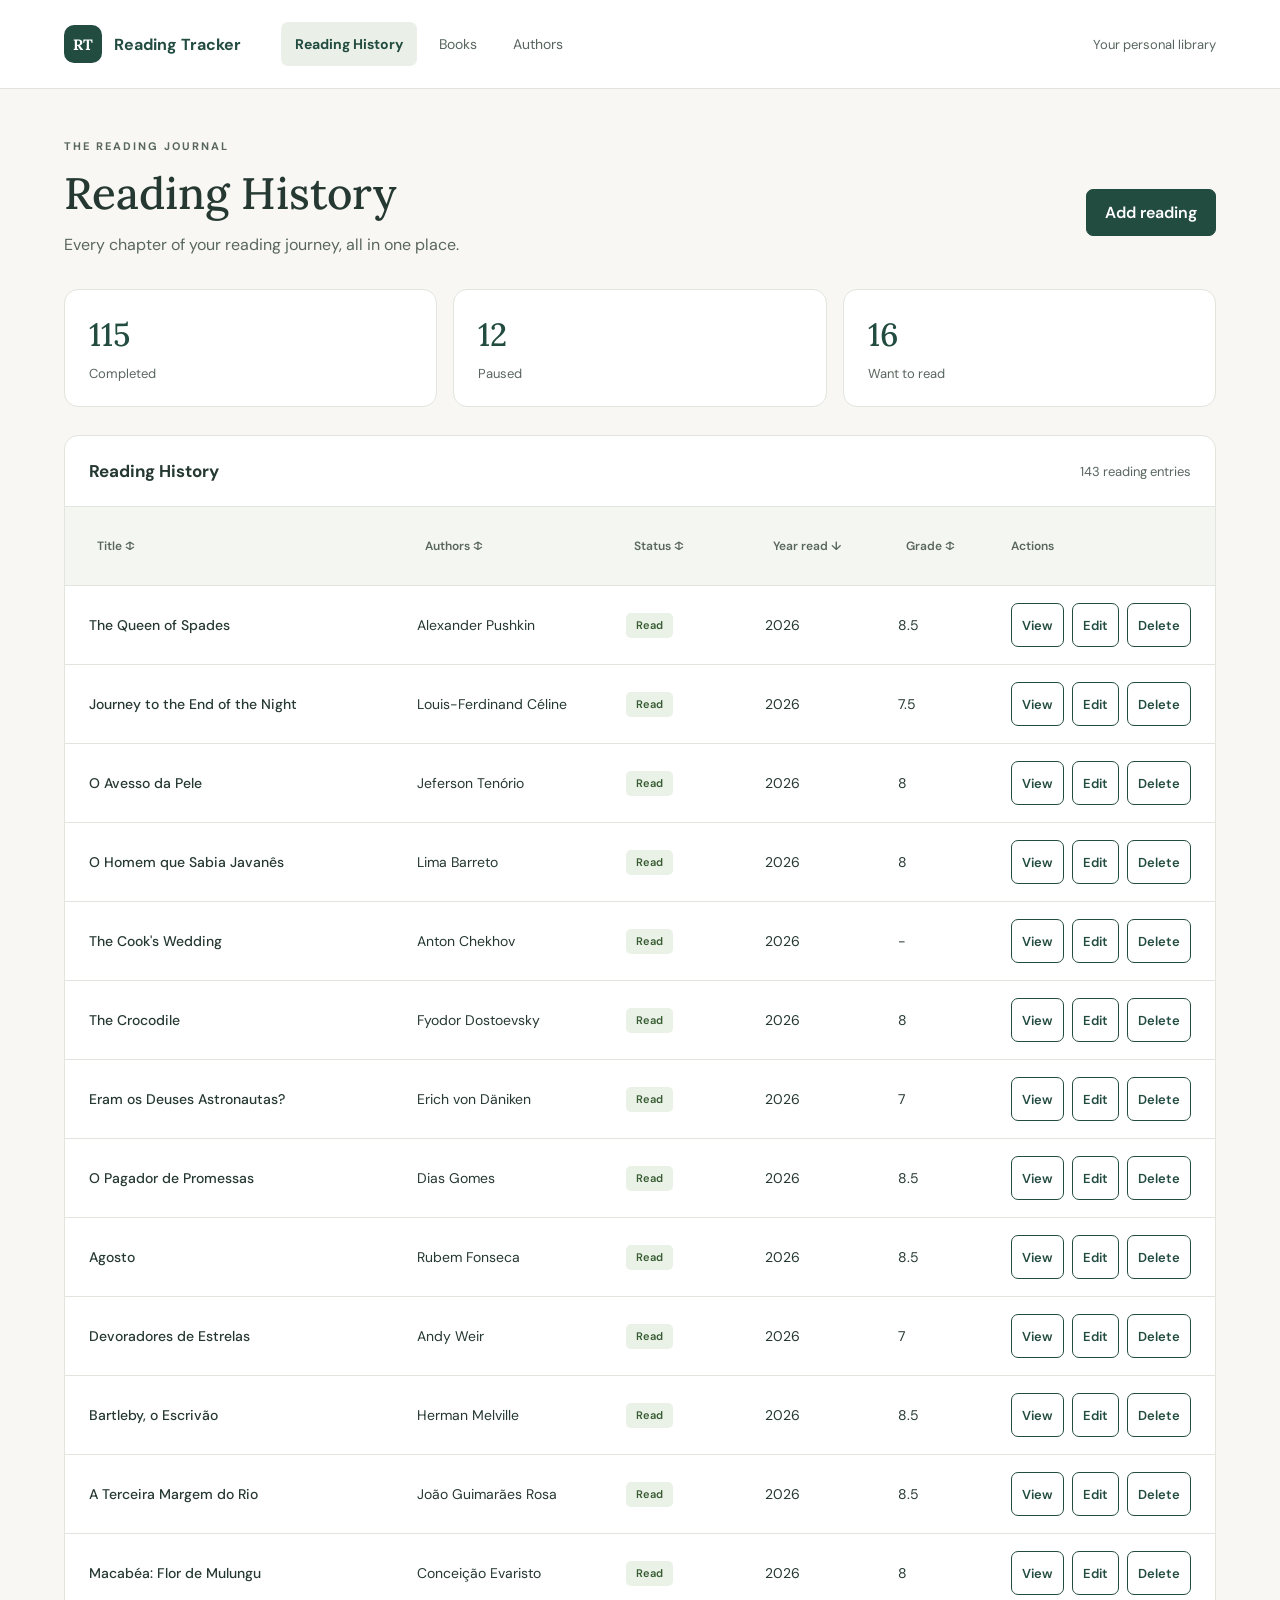
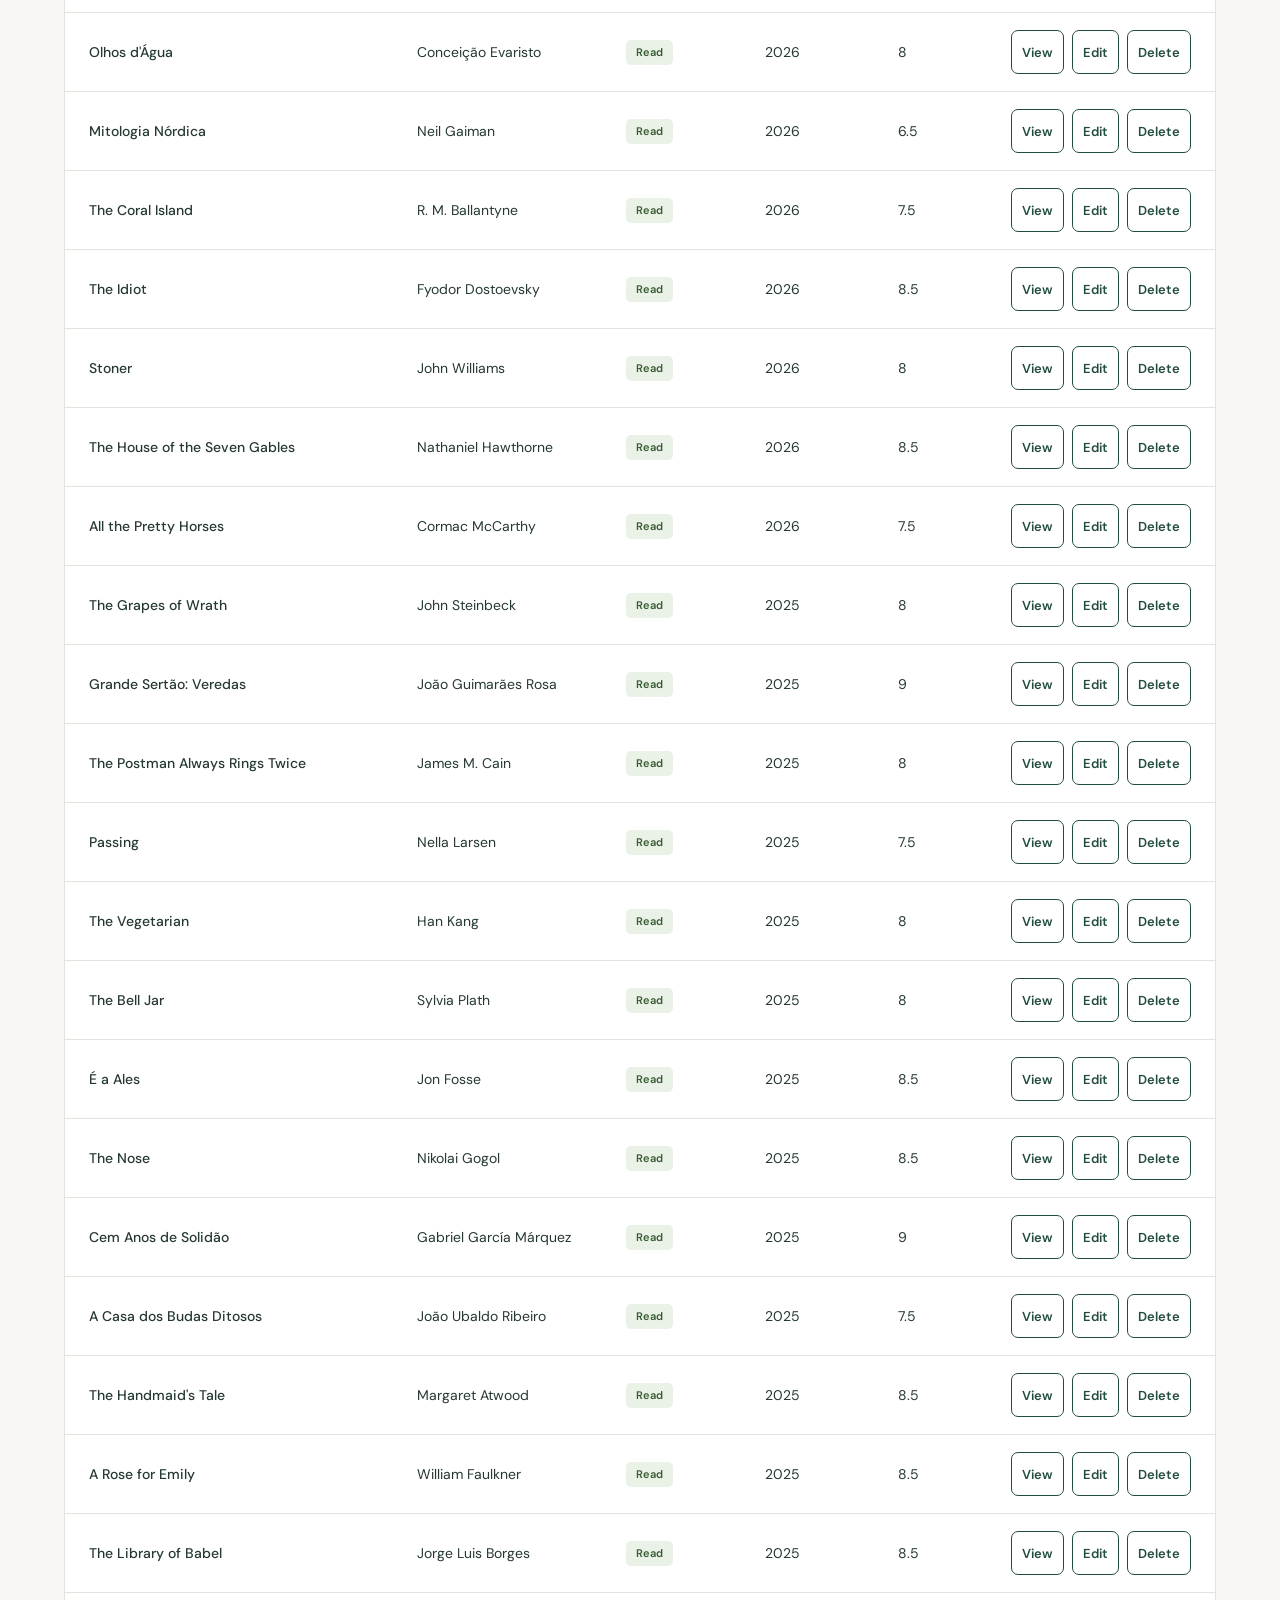
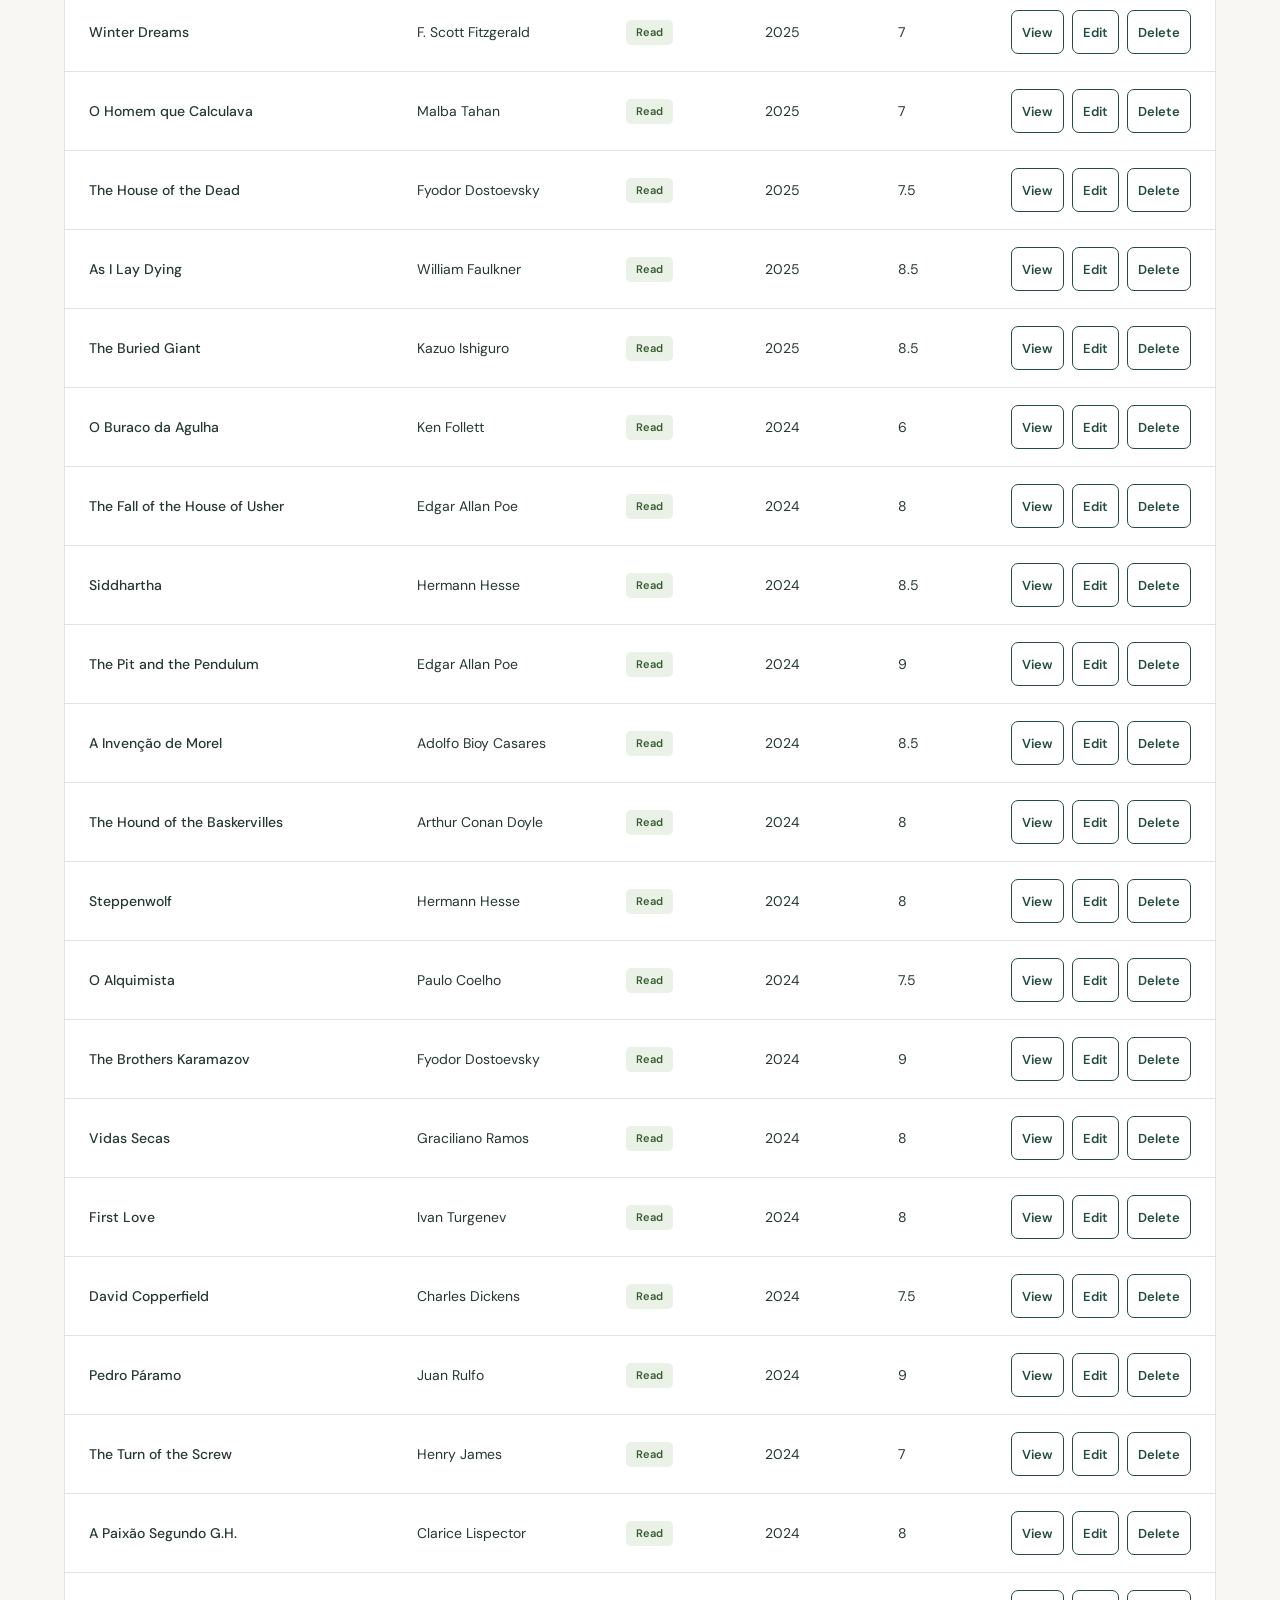
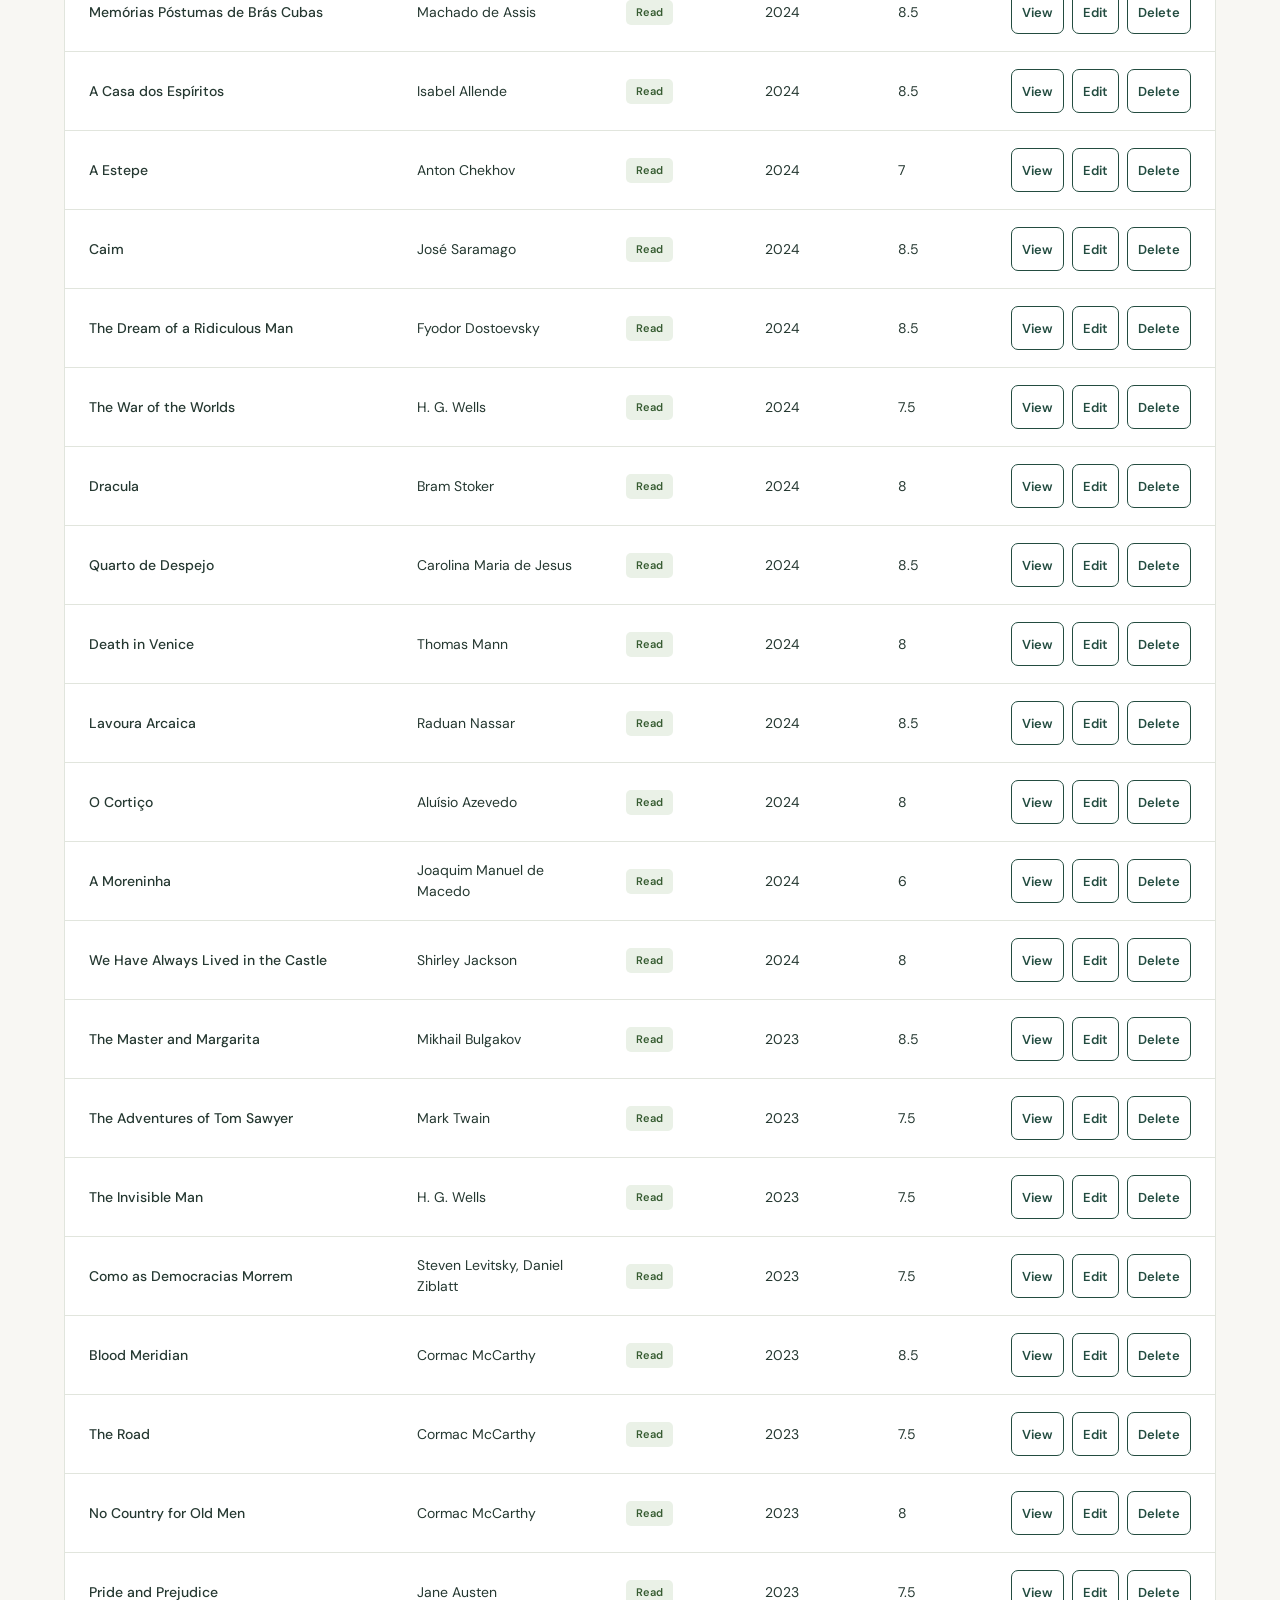
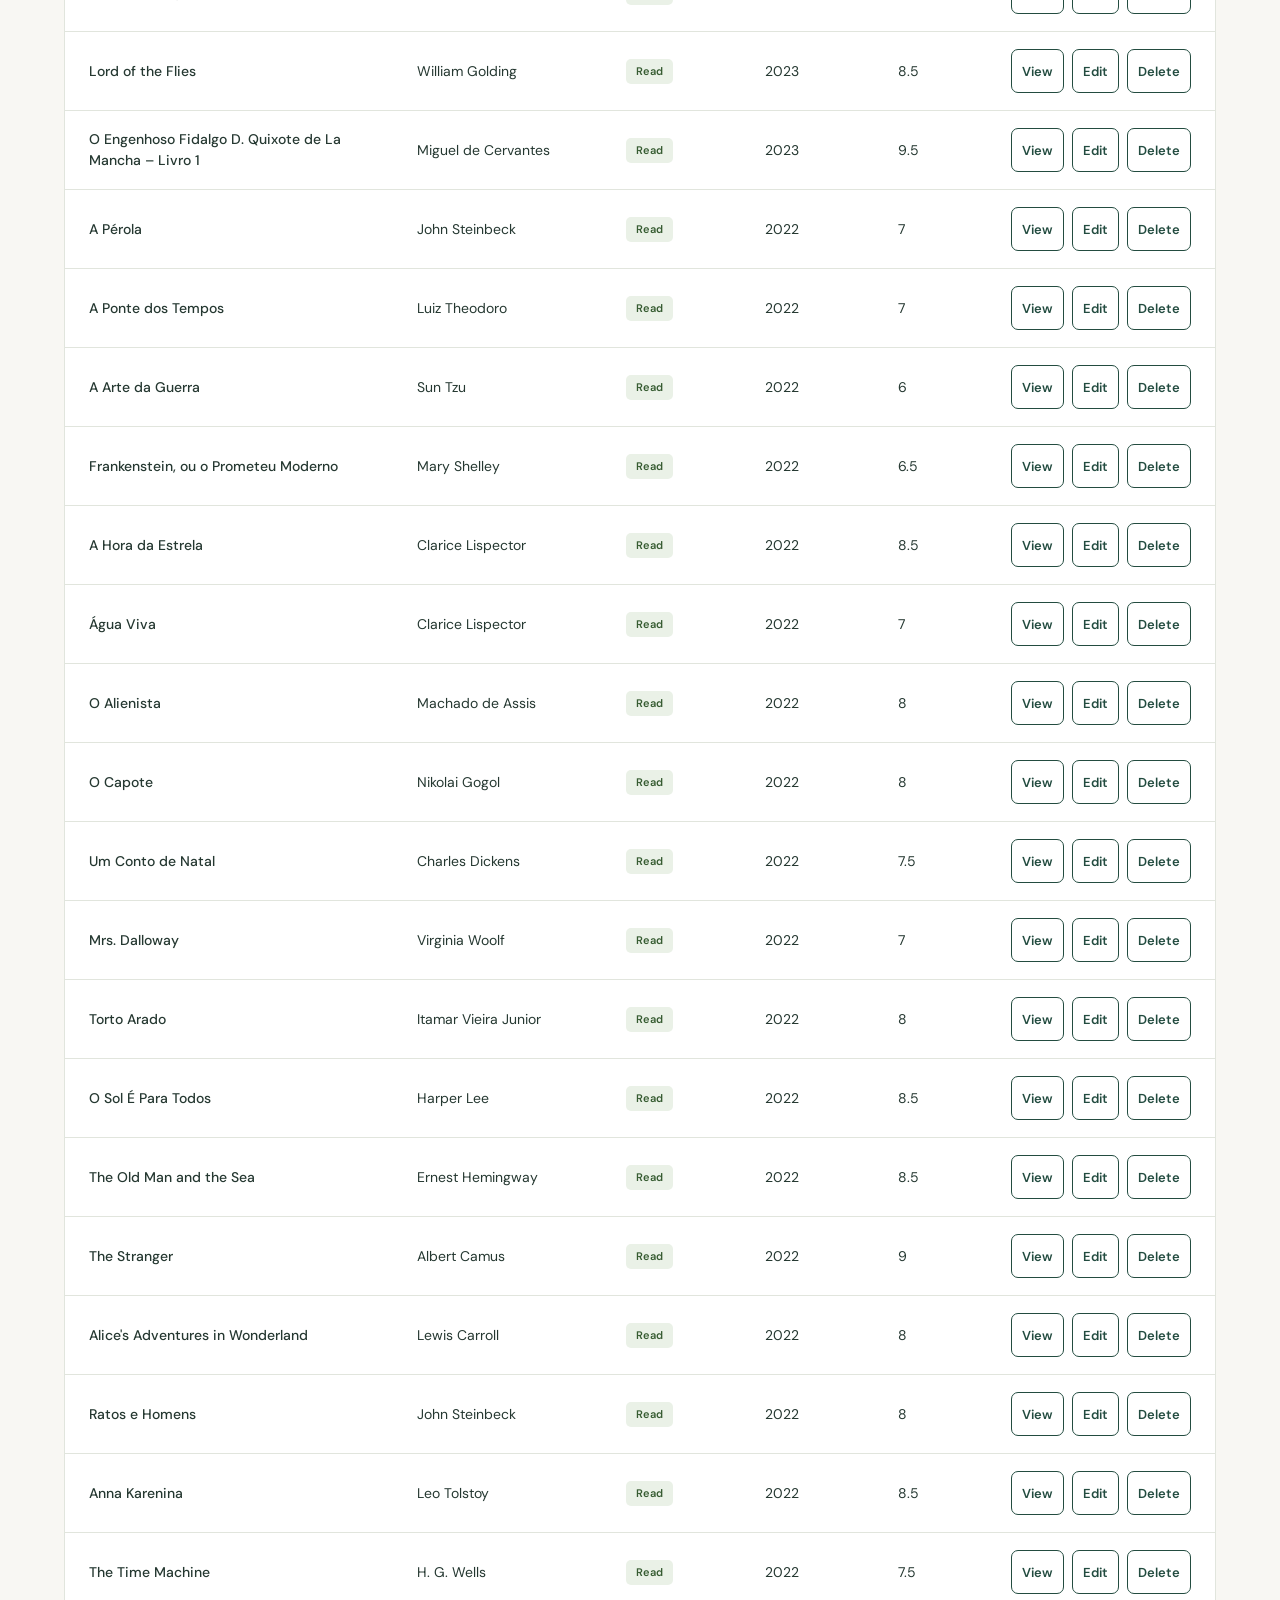
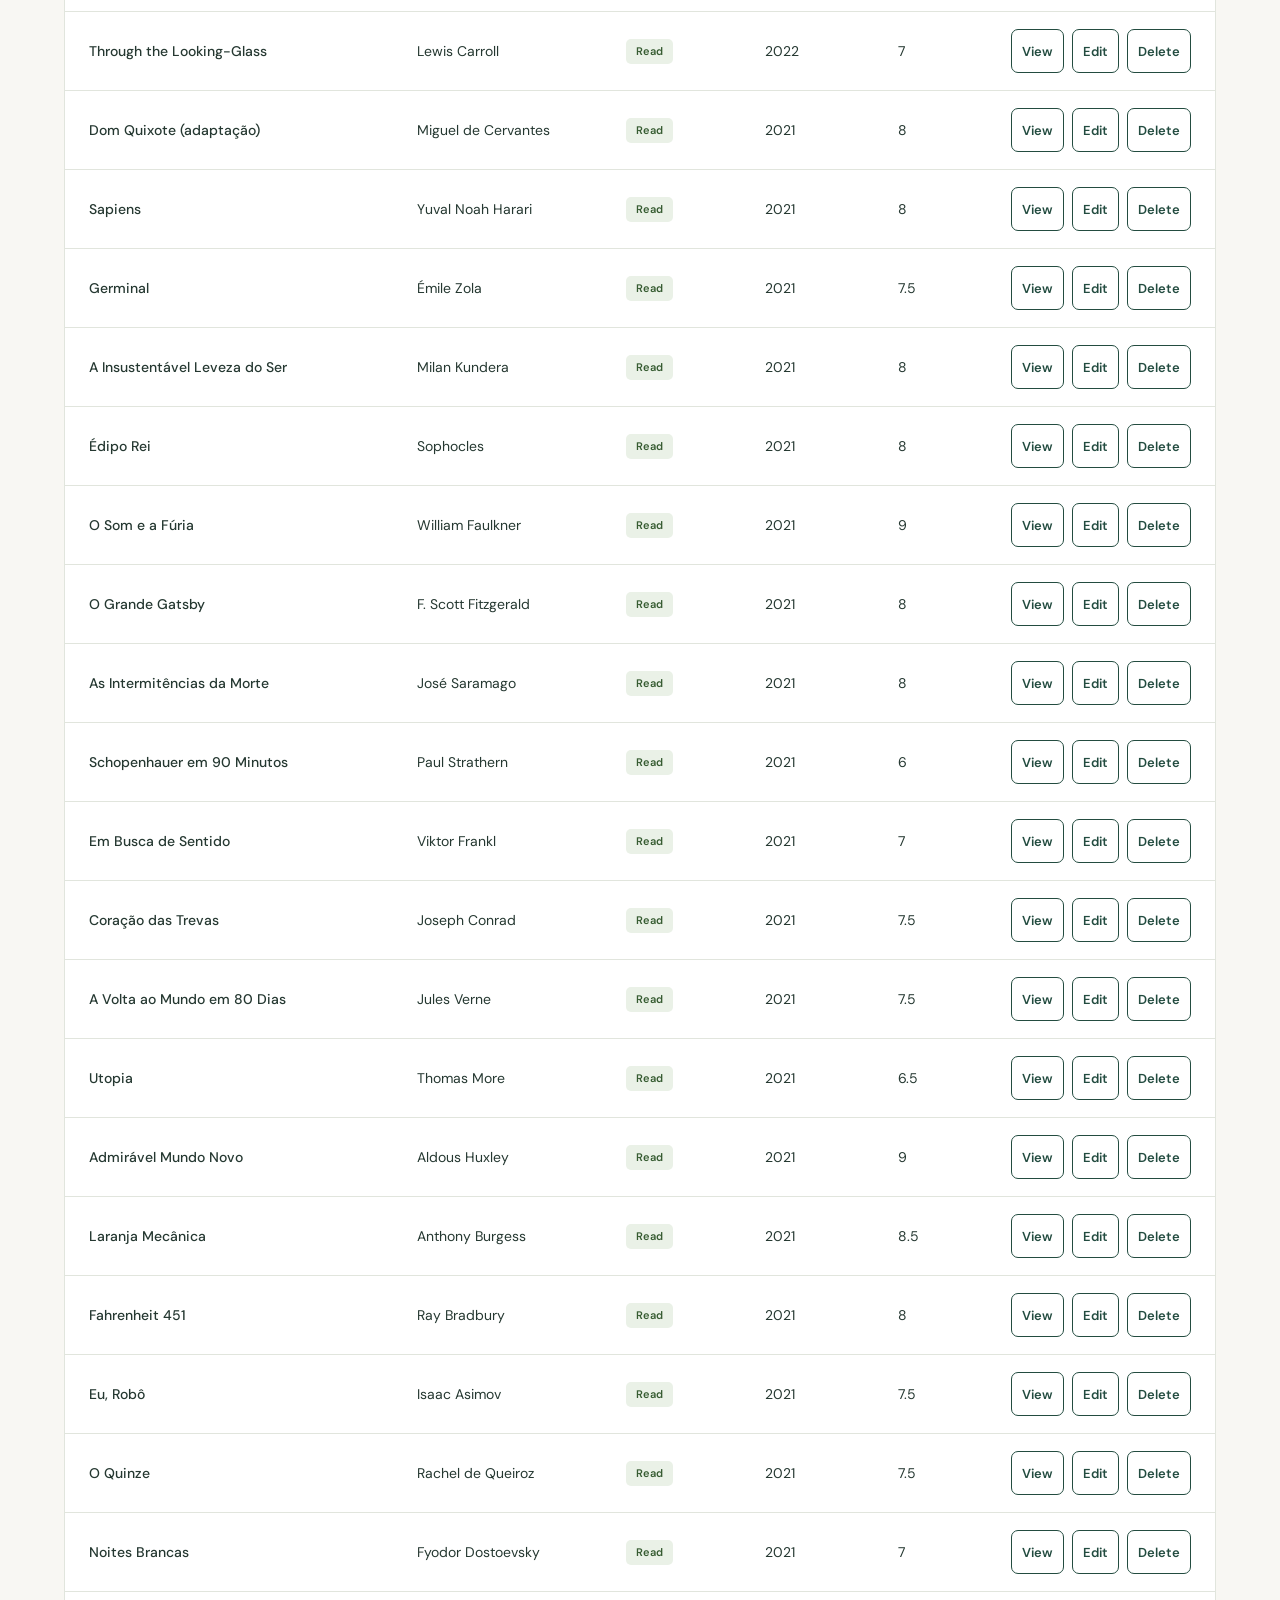
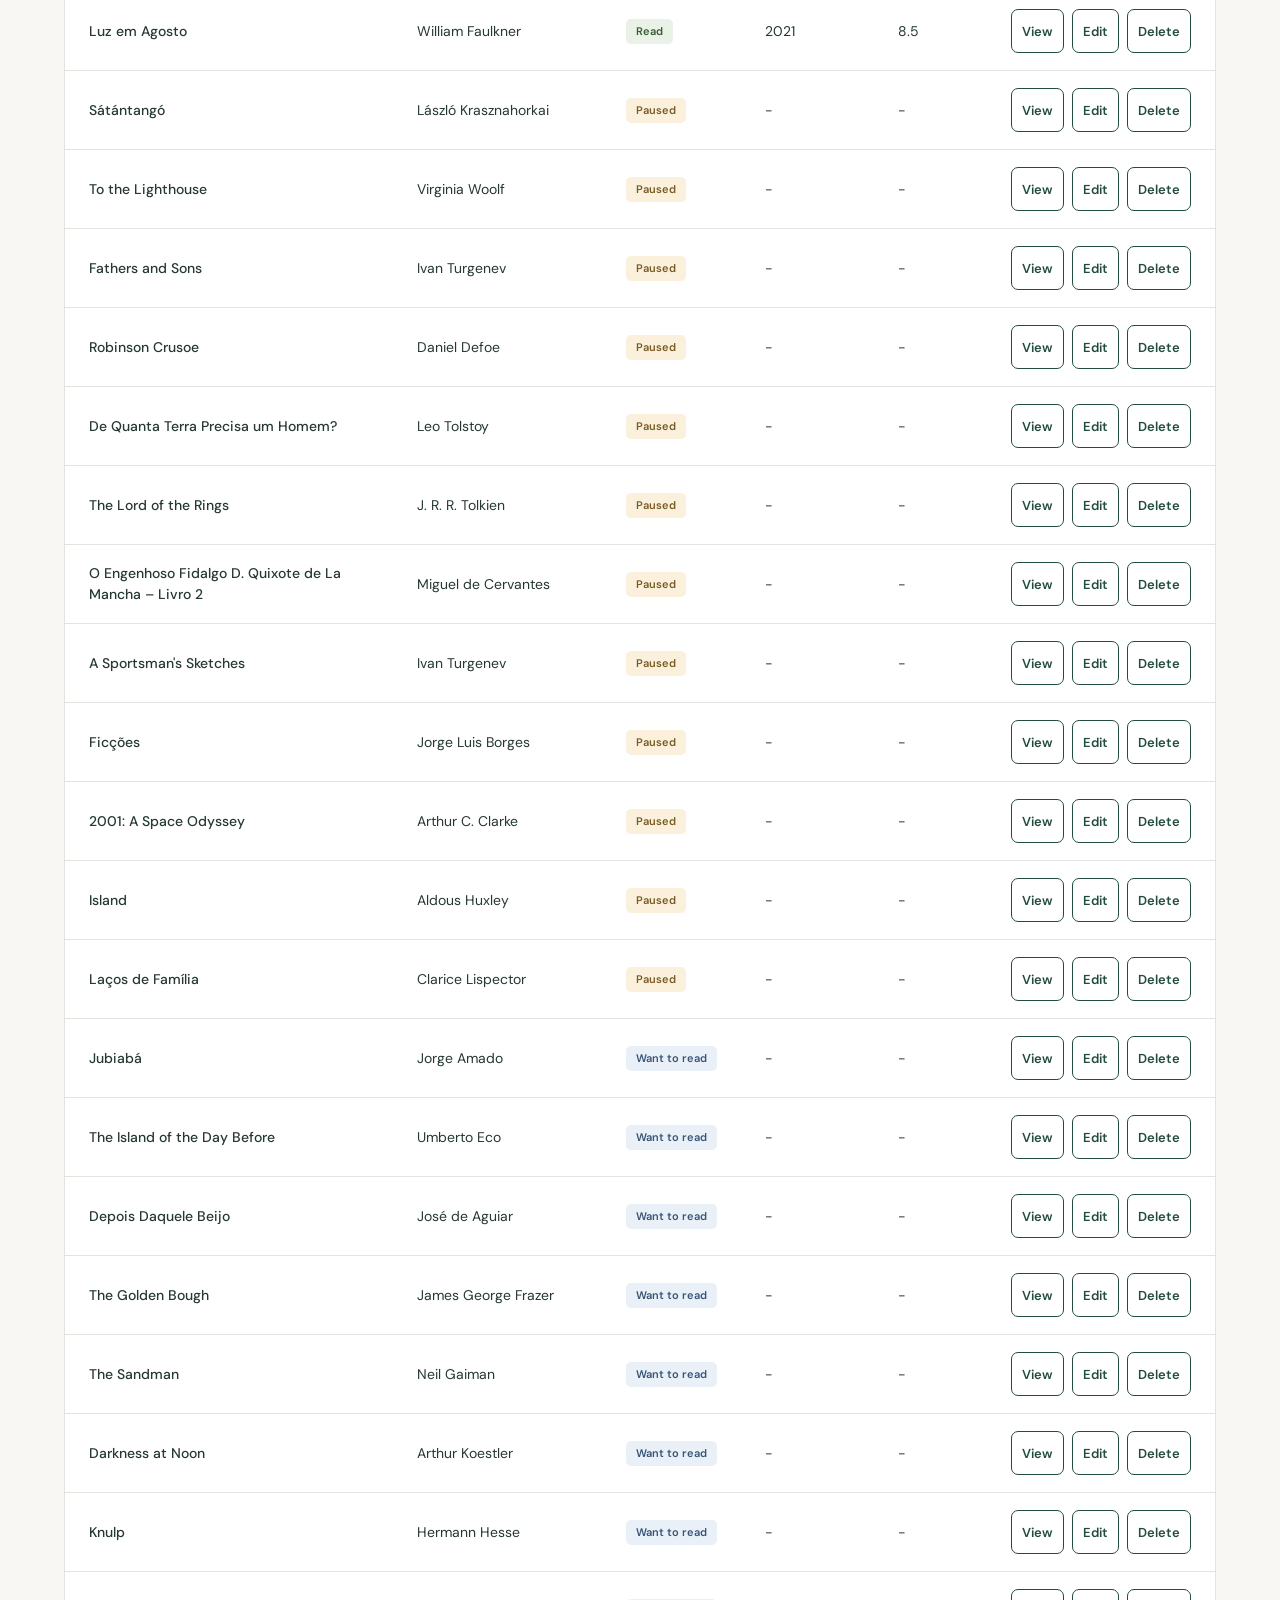
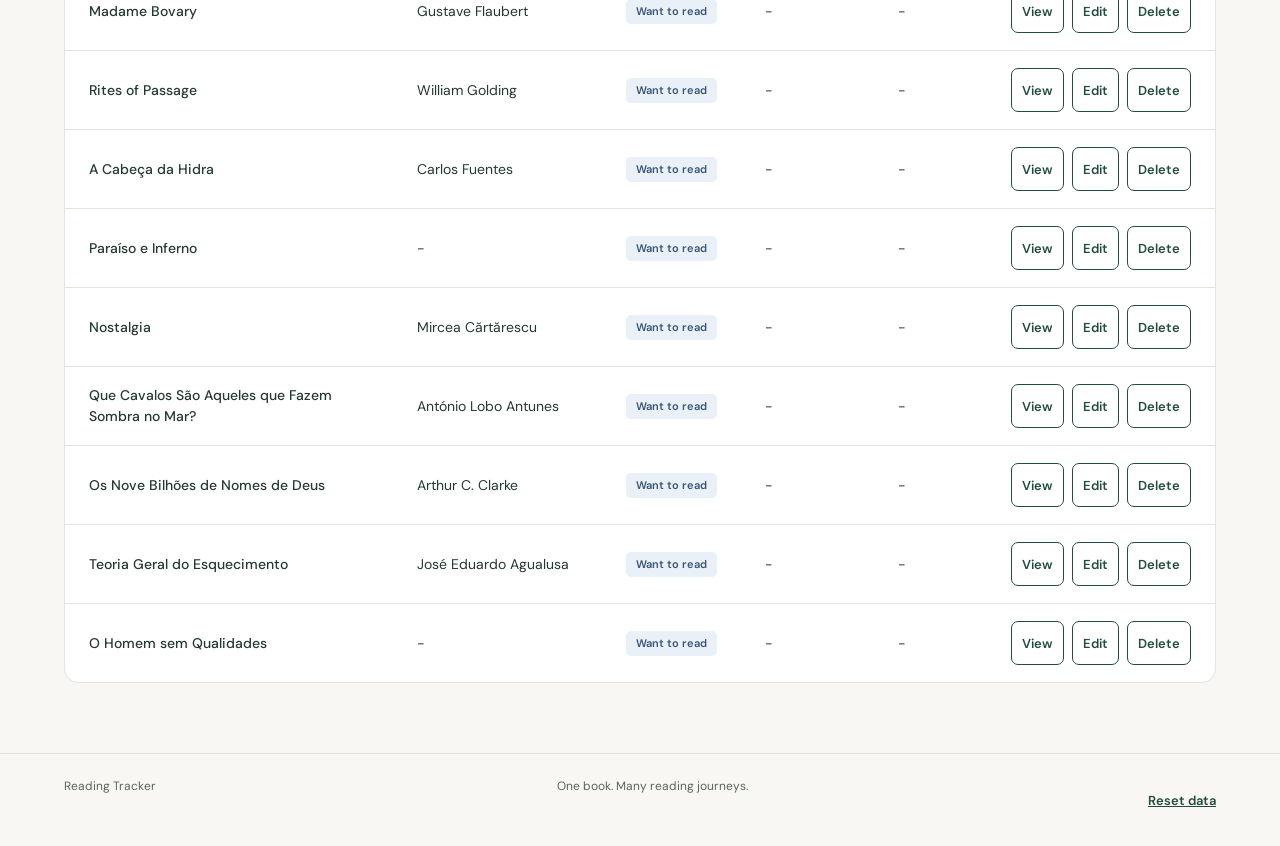
<file: frontend/index.html>
<!doctype html>
<html lang="en-US">
<head>
  <meta charset="utf-8">
  <meta name="viewport" content="width=device-width, initial-scale=1">
  <meta name="theme-color" content="#234c40">
  <title>Reading Tracker</title>
  <link rel="stylesheet" href="./css/styles.css">
  <script type="module" src="./js/app.js"></script>
</head>
<body>
  <a class="skip-link" href="#main">Skip to content</a>
  <header class="site-header">
    <a class="brand" href="#readings"><span class="brand-mark" aria-hidden="true">RT</span> Reading Tracker</a>
    <nav aria-label="Main navigation">
      <a href="#readings" data-route="readings">Reading History</a>
      <a href="#books" data-route="books">Books</a>
      <a href="#authors" data-route="authors">Authors</a>
    </nav>
    <span class="header-caption">Your personal library</span>
  </header>
  <main id="main" tabindex="-1">
    <section class="intro" aria-labelledby="page-title">
      <p class="eyebrow" id="page-eyebrow"></p>
      <div class="title-row"><div><h1 id="page-title"></h1><p id="page-description" class="description"></p></div><button id="preview-button" type="button" disabled></button></div>
    </section>
    <div id="announcement" role="status" aria-live="polite" tabindex="-1"></div>
    <p id="loading-status" class="sr-only" role="status" aria-live="polite"></p>
    <div id="content" aria-busy="true"></div>
    <noscript><p>Please enable JavaScript to open your library.</p></noscript>
  </main>
  <footer><span>Reading Tracker</span><span>One book. Many reading journeys.</span><button id="reset-data" type="button" class="button-link" disabled></button></footer>
  <dialog id="form-dialog" aria-labelledby="dialog-title"><div class="dialog-heading"><h2 id="dialog-title"></h2><button type="button" class="button-secondary" id="close-dialog">Close</button></div><p id="dialog-progress" class="sr-only" role="status" aria-live="polite"></p><div id="dialog-content"></div></dialog>
</body>
</html>
</file>
<file: frontend/css/styles.css>
@import url('https://fonts.googleapis.com/css2?family=DM+Sans:wght@400;500;600;700&family=Lora:wght@400;500;600&display=swap');
:root {
  --paper:#f8f7f3;
  --surface:#fff;
  --ink:#253831;
  --muted:#59665f;
  --control-line:#7a8a80;
  --focus:#85521f;
  --green:#234c40;
  --line:#e1e5dd;
  --accent:#eaf0e8;
  --danger:#982f30;
  --radius:14px;
  font-family:'DM Sans',system-ui,sans-serif;
  color:var(--ink);
  background:var(--paper);
  font-synthesis:none
}
* {
  box-sizing:border-box
}
body {
  margin:0
}
button,input,select,textarea {
  font:inherit
}
a {
  color:var(--green)
}
button,a,input,select,textarea {
  touch-action:manipulation
}
button {
  cursor:pointer;
  border:1px solid var(--green);
  border-radius:7px;
  padding:12px 18px;
  background:var(--green);
  color:white;
  font-weight:600
}
button:hover {
  filter:brightness(.94)
}
button:disabled {
  cursor:not-allowed;
  opacity:.55
}
button:focus-visible,a:focus-visible,input:focus-visible,select:focus-visible,textarea:focus-visible,.table-scroll:focus-visible {
  outline:3px solid #b87832;
  outline-offset:3px
}
[hidden] {
  display:none!important
}
.site-header {
  display:flex;
  align-items:center;
  gap:40px;
  padding:22px 5vw;
  border-bottom:1px solid var(--line);
  background:var(--surface)
}
.brand {
  display:flex;
  align-items:center;
  gap:12px;
  text-decoration:none;
  font-weight:700;
  white-space:nowrap
}
.brand-mark {
  display:grid;
  place-items:center;
  width:38px;
  height:38px;
  border-radius:10px;
  background:var(--green);
  color:#fff;
  font-family:'Lora',Georgia,serif;
  font-size:15px
}
.site-header nav {
  display:flex;
  gap:8px
}
.site-header nav a {
  text-decoration:none;
  padding:10px 14px;
  border-radius:7px;
  color:var(--muted);
  font-size:14px
}
.site-header nav a[aria-current] {
  background:var(--accent);
  color:var(--green);
  font-weight:700
}
.header-caption {
  margin-left:auto;
  color:var(--muted);
  font-size:13px
}
main {
  max-width:1280px;
  margin:auto;
  padding:50px 5vw 70px;
  min-height:78vh
}
main:focus {
  outline:none
}
.eyebrow {
  font-size:11px;
  letter-spacing:2px;
  font-weight:700;
  color:var(--muted);
  margin:0 0 14px
}
.title-row {
  display:flex;
  justify-content:space-between;
  align-items:center;
  gap:24px
}
h1 {
  font:500 clamp(30px,4vw,44px)/1.2 'Lora',Georgia,serif;
  margin:0
}
h2 {
  font-size:17px;
  margin:0
}
.description {
  color:var(--muted);
  line-height:1.6;
  margin:12px 0 0
}
.intro {
  margin-bottom:32px
}
.summary-grid {
  display:grid;
  grid-template-columns:repeat(3,minmax(0,1fr));
  gap:16px;
  margin-bottom:28px
}
.summary-card {
  display:flex;
  flex-direction:column;
  gap:10px;
  padding:24px;
  border:1px solid var(--line);
  border-radius:var(--radius);
  background:var(--surface);
  font-size:13px;
  color:var(--muted)
}
.summary-value {
  font:500 32px 'Lora',Georgia,serif;
  color:var(--green)
}
.collection-panel {
  background:var(--surface);
  border:1px solid var(--line);
  border-radius:var(--radius);
  overflow:hidden
}
.panel-heading {
  padding:24px;
  display:flex;
  align-items:center;
  justify-content:space-between;
  gap:15px
}
.muted {
  color:var(--muted);
  font-size:13px
}
.table-scroll {
  overflow:auto
}
table {
  border-collapse:collapse;
  width:100%;
  text-align:left;
  font-size:14px
}
th {
  font-size:12px;
  font-weight:600;
  background:#f4f6f1;
  color:var(--muted);
  white-space:nowrap
}
th,td {
  padding:17px 24px;
  border-top:1px solid var(--line);
  line-height:1.5
}
td:first-child {
  font-weight:500;
  min-width:210px
}
td:nth-child(2) {
  min-width:170px
}
tbody tr:hover {
  background:#fafbf8
}
.sort-button {
  padding:0;
  color:inherit;
  background:none;
  border:0;
  font-size:inherit;
  white-space:nowrap
}
.sort-button:hover {
  color:var(--green)
}
.badge {
  display:inline-block;
  padding:4px 10px;
  border-radius:5px;
  font-size:11px;
  white-space:nowrap;
  font-weight:600;
  background:#edf0ed;
  color:#41584c
}
.badge.complete {
  background:#eaf1e7;
  color:#375c32
}
.badge.paused {
  background:#faf0dc;
  color:#785b24
}
.badge.wishlist {
  background:#eaf0f8;
  color:#375575
}
.badge.active {
  background:#e6f3ee;
  color:#23614b
}
.badge.abandoned {
  background:#f7e9e7;
  color:#8a4741
}
.button-link {
  background:none;
  color:var(--green);
  border:0;
  padding:4px 0;
  text-decoration:underline;
  font-size:13px
}
.button-secondary {
  background:white;
  color:var(--green);
  padding:8px 14px
}
.empty-state {
  text-align:center;
  padding:60px 24px;
  color:var(--muted)
}
.empty-state h2 {
  color:var(--ink)
}
.notice,.error-panel {
  padding:18px;
  background:var(--accent);
  border-radius:8px;
  line-height:1.6
}
.error-panel h2 {
  margin-bottom:12px
}
.error-panel button {
  margin-top:10px
}
footer {
  max-width:1280px;
  margin:auto;
  padding:24px 5vw;
  display:flex;
  justify-content:space-between;
  gap:20px;
  border-top:1px solid var(--line);
  font-size:12px;
  color:var(--muted)
}
dialog {
  width:min(800px,calc(100% - 32px));
  max-height:85vh;
  padding:28px;
  border:1px solid var(--line);
  border-radius:var(--radius);
  color:var(--ink)
}
dialog::backdrop {
  background:#162e2580
}
.dialog-heading {
  display:flex;
  align-items:center;
  justify-content:space-between;
  gap:20px;
  margin-bottom:20px
}
.dialog-heading h2 {
  font:500 24px 'Lora',Georgia,serif
}
dialog form {
  display:grid;
  gap:22px
}
.form-grid {
  display:grid;
  grid-template-columns:1fr 1fr;
  gap:16px
}
.field {
  display:flex;
  flex-direction:column;
  gap:7px;
  min-width:0
}
.field label {
  font-size:13px;
  font-weight:600
}
.field input,.field select,.field textarea {
  width:100%;
  min-height:42px;
  border:1px solid #b8c4bc;
  border-radius:6px;
  padding:9px;
  background:white;
  color:var(--ink)
}
.field select[multiple] {
  min-height:120px
}
.field-error {
  color:var(--danger);
  font-size:12px
}
.field [aria-invalid="true"] {
  border-color:var(--danger)
}
fieldset {
  border:1px solid var(--line);
  border-radius:8px;
  padding:16px;
  min-width:0
}
legend {
  font-weight:600;
  padding:0 6px
}
.checkbox-label {
  display:flex;
  gap:10px;
  align-items:center
}
.checkbox-label input {
  width:18px;
  height:18px
}
.sr-only {
  position:absolute;
  width:1px;
  height:1px;
  margin:-1px;
  overflow:hidden;
  clip:rect(0,0,0,0);
  white-space:nowrap
}
.skip-link {
  position:fixed;
  top:-100px;
  left:16px;
  z-index:10;
  background:white;
  padding:12px
}
.skip-link:focus {
  top:12px
}
@media(max-width:850px) {
  .site-header {
    flex-wrap:wrap;
    gap:16px;
    padding:18px 5vw
  }
  .header-caption {
    display:none
  }
  .site-header nav {
    margin-left:auto
  }
  .title-row {
    align-items:flex-start
  }
  .title-row>button {
    flex-shrink:0;
    font-size:12px
  }
  th,td {
    padding:14px 18px
  }
}
@media(max-width:580px) {
  main {
    padding-top:32px
  }
  .site-header nav {
    width:100%;
    margin:0;
    justify-content:space-between
  }
  .site-header nav a {
    padding:10px;
    font-size:13px
  }
  .title-row {
    flex-direction:column;
    gap:18px
  }
  .summary-grid {
    gap:8px
  }
  .summary-card {
    padding:16px 12px;
    font-size:11px
  }
  .summary-value {
    font-size:27px
  }
  .panel-heading {
    padding:18px;
    align-items:flex-start;
    flex-direction:column;
    gap:7px
  }
  .form-grid {
    grid-template-columns:1fr
  }
  dialog {
    padding:20px
  }
  footer {
    flex-direction:column;
    gap:8px
  }
}
@media(prefers-reduced-motion:reduce) {
  * {
    scroll-behavior:auto!important
  }
}

.dialog-actions {
  display: flex;
  justify-content: flex-end;
  flex-wrap: wrap;
  gap: 12px;
  margin-top: 24px;
}
.confirmation-message {
  line-height: 1.6;
}
.button-danger {
  background: var(--danger);
  border-color: var(--danger);
}
footer #reset-data {
  padding: 0;
}

.row-actions {
  display:flex;
  gap:8px;
  white-space:nowrap;
}
.error-panel {
  overflow-wrap:anywhere;
}

.book-details {
  display:grid;
  grid-template-columns:minmax(100px, 1fr) minmax(0, 3fr);
  gap:12px 20px;
}
.book-details dt { font-weight:600; }
.book-details dd { margin:0; overflow-wrap:anywhere; }

.field .checkbox-label input {
  width:18px;
  min-height:18px;
  flex-shrink:0;
}
.book-details dd { white-space:pre-wrap; }

/* FR-UI-01: native touch selections and one record per card on narrow screens. */
.multiple-field { margin:0; min-width:0; }
.checkbox-options { max-height:220px; overflow:auto; padding:6px; }
.checkbox-options .checkbox-label { min-height:44px; padding:8px 4px; overflow-wrap:anywhere; }
.checkbox-options input { flex-shrink:0; }
.multiple-field .button-link { min-height:44px; }
.checkbox-options:focus-within { outline-offset:2px; }
dialog { overflow-y:auto; max-height:85dvh; }
.dialog-heading h2 { min-width:0; overflow-wrap:anywhere; }
.row-actions { flex-wrap:nowrap; white-space:nowrap; }
.row-actions button { min-height:44px; flex-shrink:0; }
@media(min-width:851px) {
  td:has(> .row-actions) { width:1%; }
  .row-actions button { padding:8px 10px; font-size:13px; }
}
td { overflow-wrap:anywhere; }
@media(max-width:850px) {
  .table-scroll { overflow:visible; }
  .table-scroll table { table-layout:fixed; }
  .table-scroll thead,.table-scroll tbody { display:block; }
  .table-scroll thead tr { display:flex; flex-wrap:wrap; padding:12px; gap:8px; background:#f4f6f1; }
  .table-scroll th { display:none; border:0; padding:0; white-space:normal; }
  .table-scroll th:has(.sort-button) { display:block; }
  .sort-button { min-height:44px; padding:8px; }
  .table-scroll tbody tr { display:block; margin:14px; border:1px solid var(--line); border-radius:8px; padding:12px; }
  .table-scroll td { display:block; padding:8px 0; border:0; min-width:0; }
  .table-scroll td::before { content:attr(data-label); display:block; font-size:12px; color:var(--muted); font-weight:600; margin-bottom:4px; }
  .row-actions { gap:8px; flex-wrap:wrap; white-space:normal; }
  .book-details { grid-template-columns:minmax(0,1fr); gap:8px; }
  .book-details dd { margin-bottom:12px; }
}

/* FR-UI-02: measured contrast, predictable focus and explicit feedback. */
button,a,input,select,textarea { scroll-margin:12px; }
button { min-width:44px; min-height:44px; }
button:focus-visible,a:focus-visible,input:focus-visible,select:focus-visible,textarea:focus-visible,
.table-scroll:focus-visible,[data-field]:focus-visible {
  outline:3px solid var(--focus);
  outline-offset:3px;
}
.site-header nav a { display:inline-flex; align-items:center; min-height:44px; }
.brand { min-height:44px; }
.field input,.field select,.field textarea { border-color:var(--control-line); min-height:44px; }
.field input[type=checkbox],.checkbox-label input { accent-color:var(--green); }
.checkbox-label { min-height:44px; padding:8px 4px; }
.checkbox-label input { flex-shrink:0; }
.field .checkbox-label input { min-height:18px; }
.sort-button,.button-link { min-height:44px; min-width:44px; padding:8px; }
.table-scroll:focus-visible { outline-offset:-4px; }
.checkbox-options { padding:8px; scroll-padding:8px; }
.checkbox-options .checkbox-label { padding:8px; }
.collection-panel { overflow:visible; }
.table-scroll { border-radius:0 0 var(--radius) var(--radius); }
.feedback { padding:16px 18px; border:1px solid var(--control-line); border-left:4px solid var(--green); border-radius:8px; line-height:1.6; overflow-wrap:anywhere; }
.feedback-success { background:#eaf1e7; }
.feedback-loading,.feedback-info { background:var(--accent); }
.feedback-warning,.notice.warning { background:#faf0dc; border-left:4px solid #785b24; }
.feedback-error { background:#f7e9e7; border-color:var(--danger); color:var(--danger); }
.feedback:empty { display:none; }
.feedback strong { font-weight:700; }
.field-error { line-height:1.5; overflow-wrap:anywhere; }
[data-required-hint] { font-size:12px; font-weight:400; }
[data-field][aria-invalid=true] { border-color:var(--danger); }
.dialog-heading { align-items:flex-start; }
#close-dialog { flex-shrink:0; }
.dialog-actions { margin-top:8px; }
#announcement:focus { outline:3px solid var(--focus); outline-offset:4px; }
.book-details { margin:0; }
@media(max-width:580px) {
  .site-header nav { flex-wrap:wrap; gap:4px; }
  .summary-grid { grid-template-columns:repeat(3,minmax(0,1fr)); }
  .summary-card { overflow-wrap:anywhere; }
}
.error-panel { background:#f7e9e7; color:var(--danger); border:1px solid var(--danger); border-left-width:4px; }
</file>
